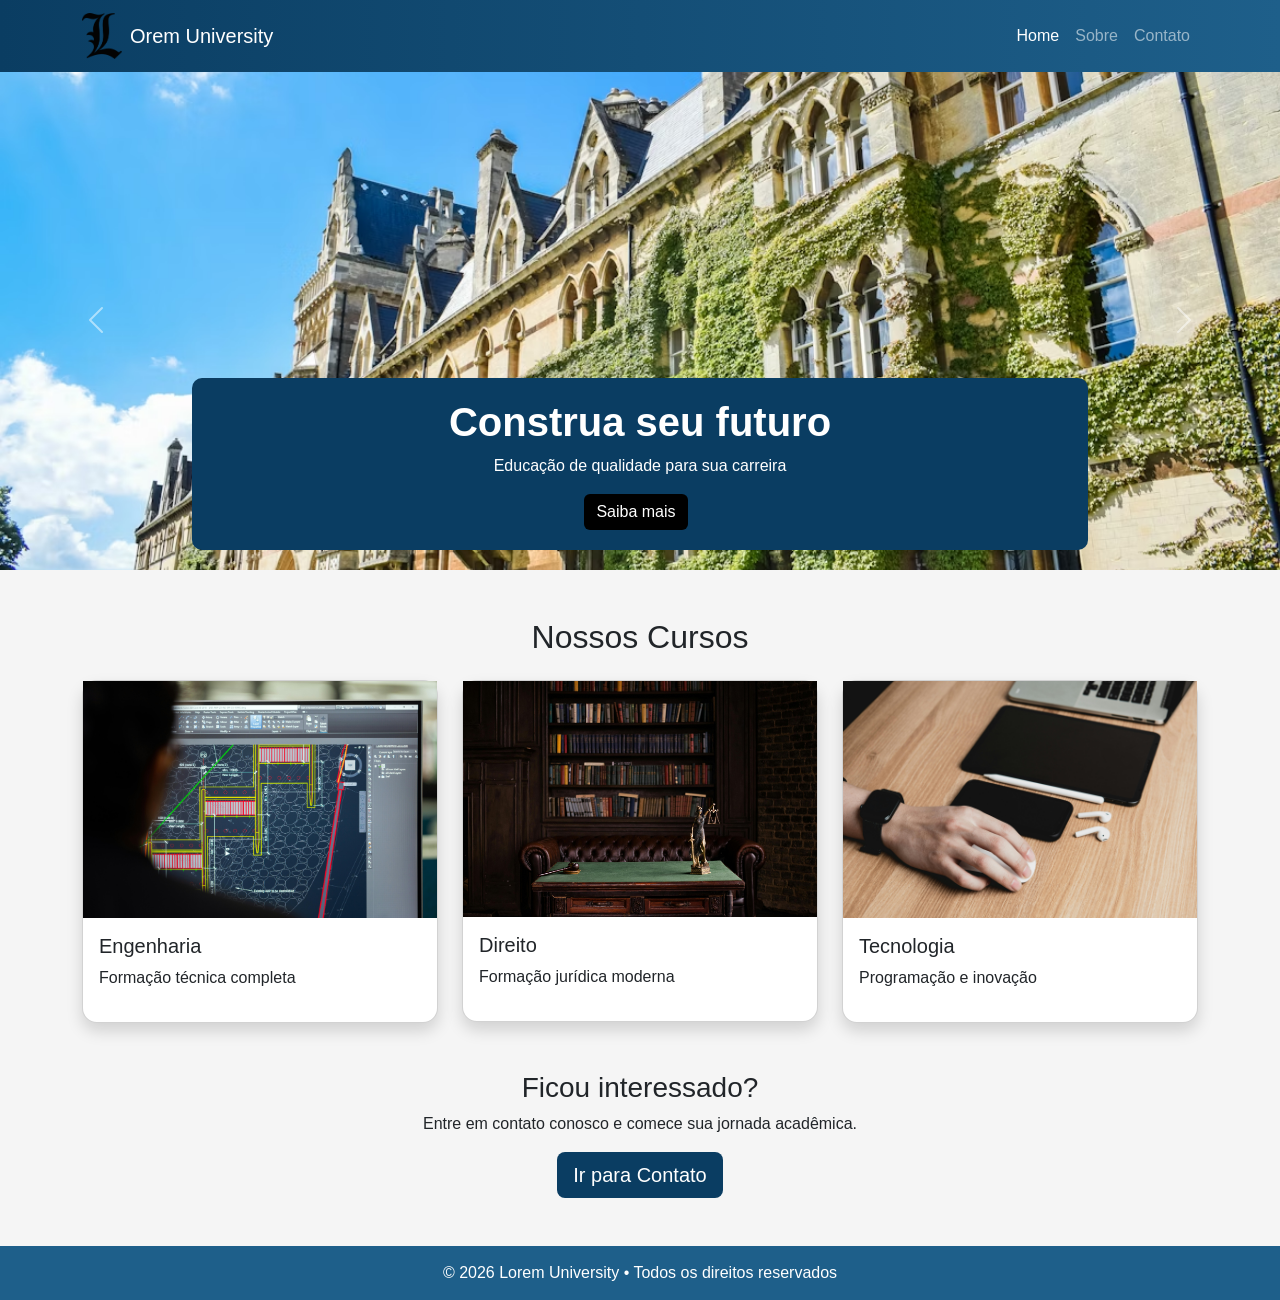
<file: index.html>
<!DOCTYPE html>
<html lang="pt-br">
<head>
<meta charset="UTF-8">
<meta name="viewport" content="width=device-width, initial-scale=1.0">

<title>Lorem University</title>

<link href="https://cdn.jsdelivr.net/npm/bootstrap@5.3.3/dist/css/bootstrap.min.css" rel="stylesheet">
<link rel="stylesheet" href="style.css">
</head>

<body>

<!-- Navbar -->
<nav class="navbar navbar-expand-lg navbar-dark fixed-top">
  <div class="container">

    <a class="navbar-brand d-flex align-items-center" href="index.html">
      <img src="image/logo.png" width="40" class="me-2">
      Orem University
    </a>

    <button class="navbar-toggler" data-bs-toggle="collapse" data-bs-target="#menu">
      <span class="navbar-toggler-icon"></span>
    </button>

    <div class="collapse navbar-collapse" id="menu">
      <ul class="navbar-nav ms-auto">

        <li class="nav-item">
          <a class="nav-link active" href="index.html">Home</a>
        </li>

        <li class="nav-item">
          <a class="nav-link" href="sobre.html">Sobre</a>
        </li>

        <li class="nav-item">
          <a class="nav-link" href="contato.html">Contato</a>
        </li>

      </ul>
    </div>
  </div>
</nav>

<!-- Carousel -->
<div id="carouselExample" class="carousel slide">

  <div class="carousel-inner">

    <div class="carousel-item active">
      <img src="image/uni.avif" class="d-block w-100">

      <div class="carousel-caption custom-caption">
        <h1 class="fw-bold">Construa seu futuro</h1>
        <p>Educação de qualidade para sua carreira</p>

        <!-- Botões -->
        <a href="sobre.html" class="btn btn-dark btn-hero me-2">Saiba mais</a>
      </div>
    </div>

    <div class="carousel-item">
      <img src="image/infra.jpg" class="d-block w-100">
      <div class="carousel-caption custom-caption">
        <h1>Infraestrutura moderna</h1>
      </div>
    </div>

  </div>

  <button class="carousel-control-prev" data-bs-target="#carouselExample" data-bs-slide="prev">
    <span class="carousel-control-prev-icon"></span>
  </button>

  <button class="carousel-control-next" data-bs-target="#carouselExample" data-bs-slide="next">
    <span class="carousel-control-next-icon"></span>
  </button>

</div>

<main>

<!-- Cursos -->
<section class="container my-5">
  <h2 class="text-center mb-4">Nossos Cursos</h2>

  <div class="row g-4">

    <div class="col-md-4">
      <div class="card shadow">
        <img src="image/engenharia.jpg">
        <div class="card-body">
          <h5>Engenharia</h5>
          <p>Formação técnica completa</p>
        </div>
      </div>
    </div>

    <div class="col-md-4">
      <div class="card shadow">
        <img src="image/direito.jpg">
        <div class="card-body">
          <h5>Direito</h5>
          <p>Formação jurídica moderna</p>
        </div>
      </div>
    </div>

    <div class="col-md-4">
      <div class="card shadow">
        <img src="image/tec.jpg">
        <div class="card-body">
          <h5>Tecnologia</h5>
          <p>Programação e inovação</p>
        </div>
      </div>
    </div>

  </div>
</section>

<!-- Chamada para ação -->
<section class="text-center my-5">
  <h3>Ficou interessado?</h3>
  <p>Entre em contato conosco e comece sua jornada acadêmica.</p>

  <!-- Botão de contato -->
  <a href="contato.html" class="btn btn-primary btn-lg">
    Ir para Contato
  </a>
</section>

</main>

<footer>
  <div class="container text-center">
    <p class="mb-0">© 2026 Lorem University • Todos os direitos reservados</p>
  </div>
</footer>

<script src="https://cdn.jsdelivr.net/npm/bootstrap@5.3.3/dist/js/bootstrap.bundle.min.js"></script>
</body>
</html>
</file>
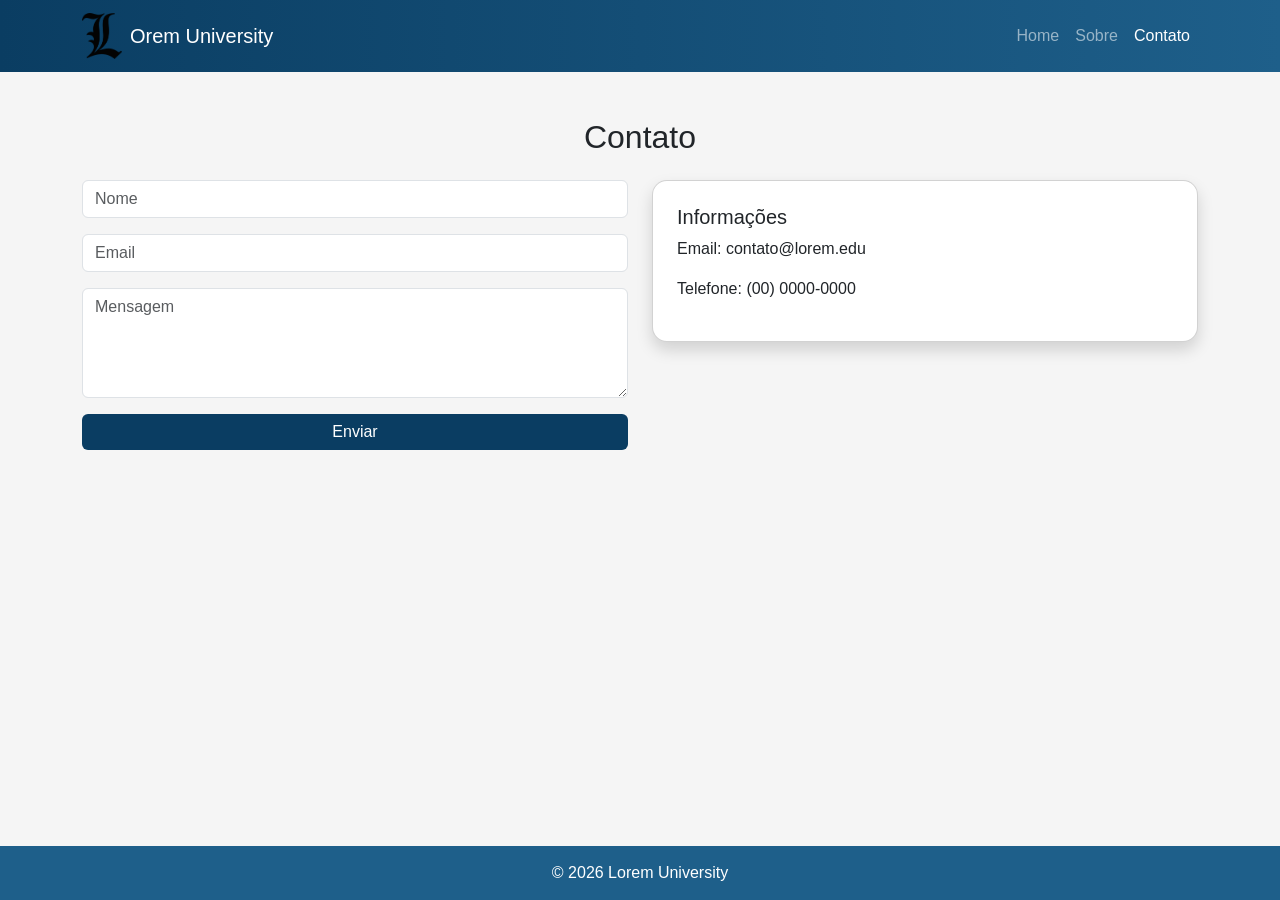
<file: contato.html>
<!DOCTYPE html>
<html lang="pt-br">
<head>
<meta charset="UTF-8">
<meta name="viewport" content="width=device-width, initial-scale=1.0">

<title>Contato - Lorem University</title>

<!-- Bootstrap CSS -->
<link href="https://cdn.jsdelivr.net/npm/bootstrap@5.3.3/dist/css/bootstrap.min.css" rel="stylesheet">

<link rel="stylesheet" href="style.css">
</head>

<body>

<!-- Navbar do Bootstrap -->
<nav class="navbar navbar-expand-lg navbar-dark fixed-top">
  <div class="container">

    <a class="navbar-brand d-flex align-items-center" href="index.html">
      <img src="image/logo.png" width="40" class="me-2">
      Orem University
    </a>

    <!-- Botão para telas menores -->
    <button class="navbar-toggler" data-bs-toggle="collapse" data-bs-target="#menu">
      <span class="navbar-toggler-icon"></span>
    </button>

    <!-- Área colapsável -->
    <div class="collapse navbar-collapse" id="menu">
      <ul class="navbar-nav ms-auto">

        <li class="nav-item">
          <a class="nav-link" href="index.html">Home</a>
        </li>

        <li class="nav-item">
          <a class="nav-link" href="sobre.html">Sobre</a>
        </li>

        <li class="nav-item">
          <a class="nav-link active" href="contato.html">Contato</a>
        </li>

      </ul>
    </div>
  </div>
</nav>

<main>

<!-- Container -->
<section class="container my-5">
  <h2 class="text-center mb-4">Contato</h2>

  <!-- Grid -->
  <div class="row g-4">

    <div class="col-md-6">
      <!-- Formulário -->
      <form>
        <input class="form-control mb-3" placeholder="Nome">
        <input class="form-control mb-3" placeholder="Email">
        <textarea class="form-control mb-3" rows="4" placeholder="Mensagem"></textarea>

        <!-- Botão -->
        <button class="btn btn-primary w-100">Enviar</button>
      </form>
    </div>

    <div class="col-md-6">
      <!-- Card -->
      <div class="card p-4 shadow">
        <h5>Informações</h5>
        <p>Email: contato@lorem.edu</p>
        <p>Telefone: (00) 0000-0000</p>
      </div>
    </div>

  </div>
</section>

</main>

<!-- Footer com container -->
<footer>
  <div class="container text-center">
    <p class="mb-0">© 2026 Lorem University</p>
  </div>
</footer>

<!-- Bootstrap JS -->
<script src="https://cdn.jsdelivr.net/npm/bootstrap@5.3.3/dist/js/bootstrap.bundle.min.js"></script>

</body>
</html>
</file>
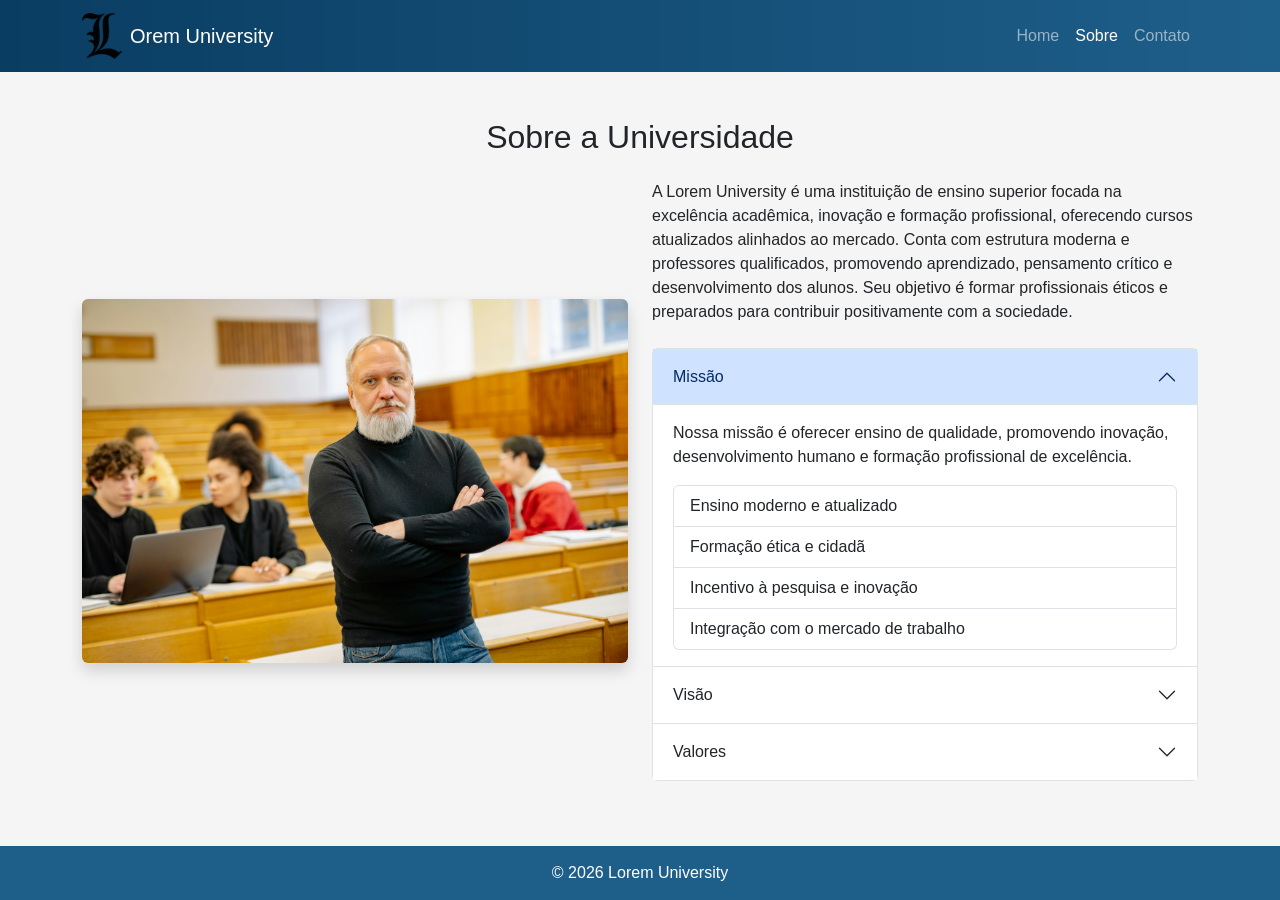
<file: sobre.html>
<!DOCTYPE html>
<html lang="pt-br">
<head>
<meta charset="UTF-8">
<meta name="viewport" content="width=device-width, initial-scale=1.0">

<title>Sobre - Lorem University</title>

<!-- Bootstrap CSS -->
<link href="https://cdn.jsdelivr.net/npm/bootstrap@5.3.3/dist/css/bootstrap.min.css" rel="stylesheet">

<link rel="stylesheet" href="style.css">
</head>

<body>

<!-- Navbar do Bootstrap -->
<nav class="navbar navbar-expand-lg navbar-dark fixed-top">
  <div class="container">

    <a class="navbar-brand d-flex align-items-center" href="index.html">
      <img src="image/logo.png" width="40" class="me-2">
      Orem University
    </a>

    <!-- Botão para telas menores -->
    <button class="navbar-toggler" data-bs-toggle="collapse" data-bs-target="#menu">
      <span class="navbar-toggler-icon"></span>
    </button>

    <!-- Área colapsável -->
    <div class="collapse navbar-collapse" id="menu">
      <ul class="navbar-nav ms-auto">

        <li class="nav-item">
          <a class="nav-link" href="index.html">Home</a>
        </li>

        <li class="nav-item">
          <a class="nav-link active" href="sobre.html">Sobre</a>
        </li>

        <li class="nav-item">
          <a class="nav-link" href="contato.html">Contato</a>
        </li>

      </ul>
    </div>
  </div>
</nav>

<main>

<!-- Container -->
<section class="container my-5">
  <h2 class="text-center mb-4">Sobre a Universidade</h2>

  <!-- Grid -->
  <div class="row align-items-center">

    <div class="col-md-6">
      <img src="image/sobre.jpg" class="img-fluid rounded shadow">
    </div>

    <div class="col-md-6">
      <p>
        A Lorem University é uma instituição de ensino superior focada na excelência acadêmica, inovação e formação profissional, oferecendo cursos atualizados alinhados ao mercado. Conta com estrutura moderna e professores qualificados, promovendo aprendizado, pensamento crítico e desenvolvimento dos alunos. Seu objetivo é formar profissionais éticos e preparados para contribuir positivamente com a sociedade.
      </p>

      <!-- Accordion -->
      <div class="accordion mt-4">

        <!-- Missão -->
        <div class="accordion-item">
          <button class="accordion-button" data-bs-toggle="collapse" data-bs-target="#missao">
            Missão
          </button>

          <div id="missao" class="accordion-collapse collapse show">
            <div class="accordion-body">

              <p>
                Nossa missão é oferecer ensino de qualidade, promovendo inovação, desenvolvimento humano
                e formação profissional de excelência.
              </p>

              <!-- Lista (Bootstrap List Group) -->
              <ul class="list-group">
                <li class="list-group-item">Ensino moderno e atualizado</li>
                <li class="list-group-item">Formação ética e cidadã</li>
                <li class="list-group-item">Incentivo à pesquisa e inovação</li>
                <li class="list-group-item">Integração com o mercado de trabalho</li>
              </ul>

            </div>
          </div>
        </div>

        <!-- Visão -->
        <div class="accordion-item">
          <button class="accordion-button collapsed" data-bs-toggle="collapse" data-bs-target="#visao">
            Visão
          </button>

          <div id="visao" class="accordion-collapse collapse">
            <div class="accordion-body">
              Ser referência em educação superior, reconhecida pela qualidade de ensino e impacto na sociedade.
            </div>
          </div>
        </div>

        <!-- Valores -->
        <div class="accordion-item">
          <button class="accordion-button collapsed" data-bs-toggle="collapse" data-bs-target="#valores">
            Valores
          </button>

          <div id="valores" class="accordion-collapse collapse">
            <div class="accordion-body">
              Ética, inovação, compromisso com o aluno, responsabilidade social e excelência acadêmica.
            </div>
          </div>
        </div>

      </div>

    </div>
  </div>
</section>

</main>

<!-- Footer -->
<footer>
  <div class="container text-center">
    <p class="mb-0">© 2026 Lorem University</p>
  </div>
</footer>

<!-- Bootstrap JS -->
<script src="https://cdn.jsdelivr.net/npm/bootstrap@5.3.3/dist/js/bootstrap.bundle.min.js"></script>

</body>
</html>
</file>
<file: style.css>
body {
    font-family: 'Poppins', sans-serif;
    padding-top: 70px;
    background-color: #f5f5f5;
}

:root {
    --ocean: #0a3d62;
    --ocean-light: #1e5f8a;
}

/* NAVBAR */
.navbar {
    background: linear-gradient(90deg, var(--ocean), var(--ocean-light));
}

/* CAROUSEL */
.carousel img {
    height: 500px;
    object-fit: cover;
}

/* CAPTION */
.custom-caption {
    background-color: var(--ocean);
    padding: 20px;
    border-radius: 10px;
}

/* BOTÃO HERO PRETO */
.btn-hero {
    background-color: #000;
    border: none;
    color: #fff;
}

.btn-hero:hover {
    background-color: #333;
}

/* BOTÕES PADRÃO */
.btn-primary {
    background-color: var(--ocean);
    border: none;
}

.btn-primary:hover {
    background-color: var(--ocean-light);
}

/* CARDS */
.card {
    border-radius: 15px;
    transition: 0.3s;
}

.card:hover {
    transform: translateY(-10px);
}

/* FOOTER */
footer {
    background: var(--ocean-light);
    color: white;
    text-align: center;
    padding: 15px;
    margin-top: auto;
}

/* FIX FOOTER */
html, body {
    height: 100%;
}

body {
    display: flex;
    flex-direction: column;
}

main {
    flex: 1;
}
</file>
